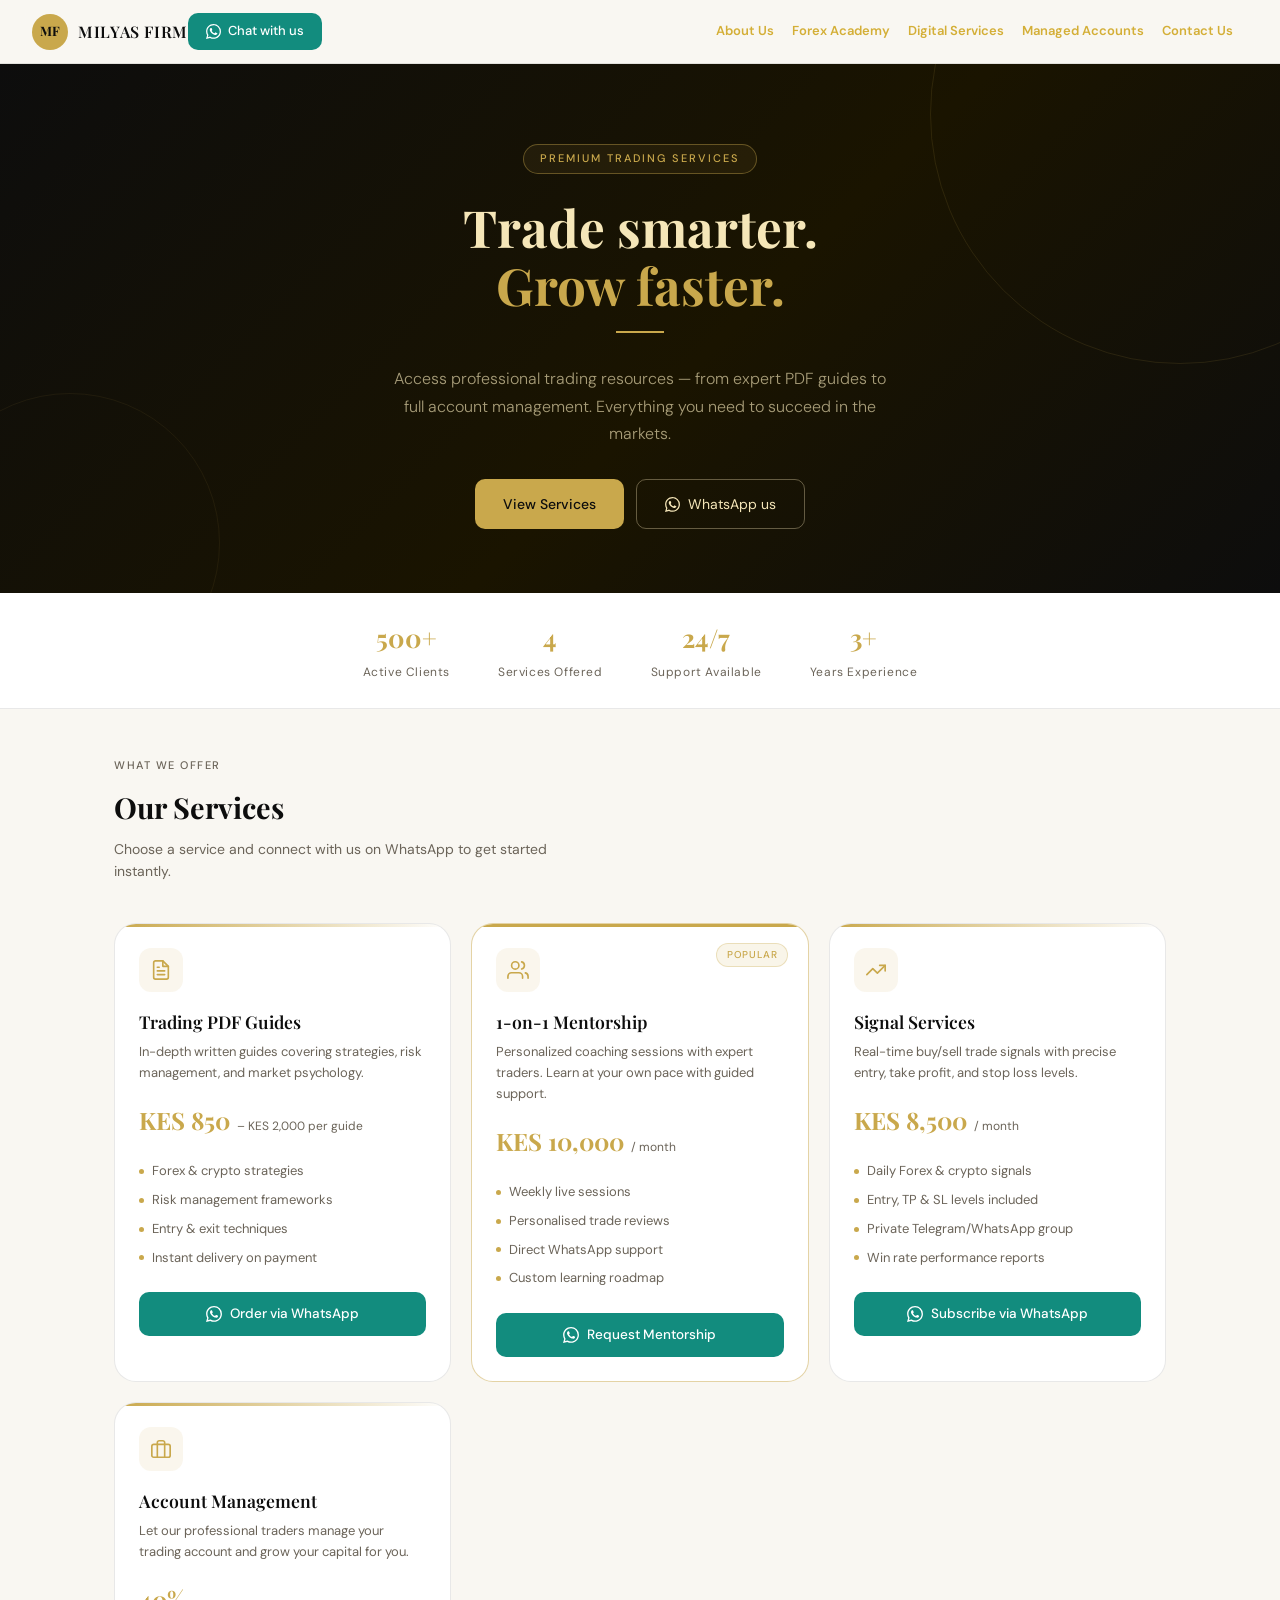
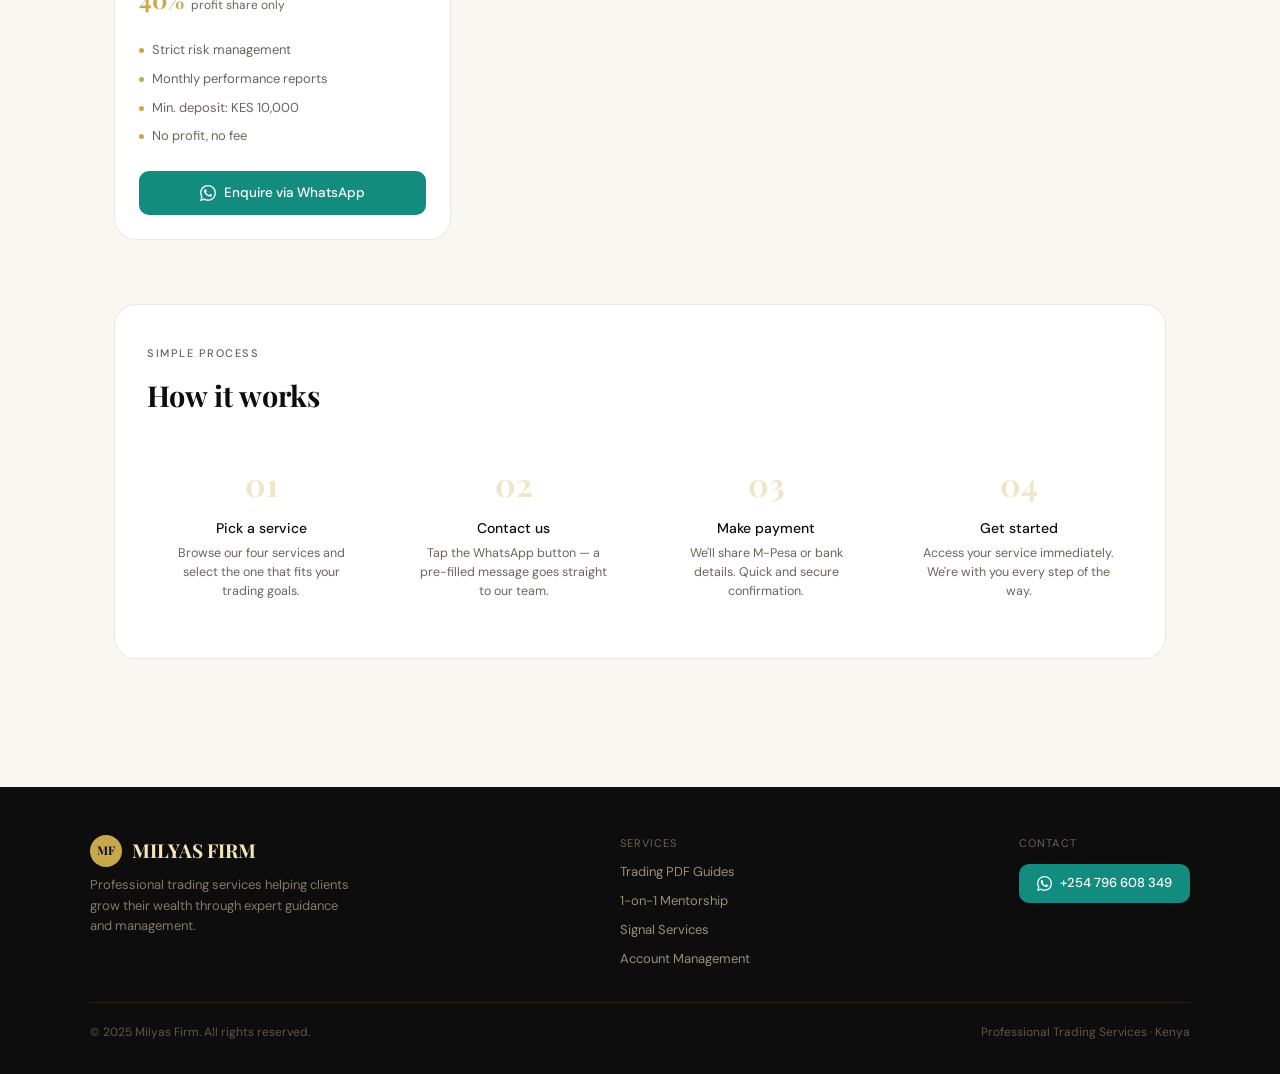
<file: index.html>
<!DOCTYPE html>
<html lang="en">
<head>
  <meta charset="UTF-8" />
  <meta name="viewport" content="width=device-width, initial-scale=1.0" />
 <title>Milya's Firm | Forex Mentorship, Trading Signals & Web Development Kenya</title>
<meta name="description" content="Milya's Firm offers professional forex mentorship, trading signals, account management solutions and web development services in Kenya. Build your trading knowledge and digital presence with us." />
  <link rel="canonical" href="https://rganmiloya-art.github.io/MILYAS-FIRM/" />
  <meta property="og:title" content="Milya's Firm | Forex Mentorship & Trading Services" />
<meta property="og:description" content="Explore forex mentorship, trading signals, account management and professional web development by Milya's Firm in Kenya." />
<meta property="og:url" content="https://rganmiloya-art.github.io/MILYAS-FIRM/" />
<meta property="og:type" content="website" />
  <meta property="og:image" content="https://rganmiloya-art.github.io/MILYAS-FIRM/social-preview.png.png" />

<meta name="twitter:card" content="summary_large_image" />
<meta name="twitter:title" content="Milya's Firm | Forex Mentorship & Trading Services" />
<meta name="twitter:description" content="Forex mentorship, trading signals, account management and web development in Kenya." />
<meta name="twitter:image" content="https://rganmiloya-art.github.io/MILYAS-FIRM/social-preview.png.png" />
<meta property="og:image:width" content="1200" />
<meta property="og:image:height" content="630" />
  <link rel="preconnect" href="https://fonts.googleapis.com" />
  <link rel="preconnect" href="https://fonts.gstatic.com" crossorigin />
  <link href="https://fonts.googleapis.com/css2?family=Playfair+Display:wght@400;600;700&family=DM+Sans:ital,wght@0,300;0,400;0,500;1,300&display=swap" rel="stylesheet" />
  <style>
    *, *::before, *::after { box-sizing: border-box; margin: 0; padding: 0; }

    :root {
      --gold: #C9A84C;
      --gold-light: #F0D080;
      --gold-dim: rgba(201,168,76,0.15);
      --dark: #0D0D0D;
      --dark2: #1a1400;
      --cream: #F5E6B8;
      --cream-dim: rgba(245,230,184,0.65);
      --white: #ffffff;
      --surface: #F9F7F2;
      --card-border: rgba(0,0,0,0.09);
      --text-main: #1a1a1a;
      --text-muted: #6b6459;
      --wa-green: #128C7E;
      --wa-dark: #075E54;
      --radius-md: 10px;
      --radius-lg: 16px;
      --radius-xl: 22px;
    }

    html { scroll-behavior: smooth; }

    body {
      font-family: 'DM Sans', sans-serif;
      background: var(--surface);
      color: var(--text-main);
      min-height: 100vh;
      line-height: 1.6;
    }

    /* ── NAV ── */
    nav {
      position: sticky; top: 0; z-index: 100;
      background: rgba(249,247,242,0.92);
      backdrop-filter: blur(12px);
      border-bottom: 0.5px solid var(--card-border);
      padding: 0 2rem;
      display: flex; align-items: center; justify-content: space-between;
      height: 64px;
    }
    .nav-brand { display: flex; align-items: center; gap: 10px; text-decoration: none; }
    .nav-badge {
      width: 36px; height: 36px; border-radius: 50%;
      background: var(--gold);
      display: flex; align-items: center; justify-content: center;
      font-family: 'Playfair Display', serif; font-weight: 700;
      font-size: 13px; color: var(--dark);
    }
    .nav-name {
      font-family: 'Playfair Display', serif; font-weight: 600;
      font-size: 1rem; color: var(--dark); letter-spacing: 0.04em;
    }
    .nav-cta {
      display: flex; align-items: center; gap: 7px;
      padding: 8px 18px;
      background: var(--wa-green); color: #fff;
      border: none; border-radius: var(--radius-md);
      font-family: 'DM Sans', sans-serif; font-size: 13px; font-weight: 500;
      cursor: pointer; text-decoration: none;
      transition: background 0.2s;
    }
    .nav-cta:hover { background: var(--wa-dark); }
    .nav-cta svg { width: 15px; height: 15px; flex-shrink: 0; }

    /* ── HERO ── */
    .hero {
      background: linear-gradient(135deg, #0D0D0D 0%, #1a1400 55%, #0D0D0D 100%);
      padding: 5rem 2rem 4rem;
      text-align: center;
      position: relative; overflow: hidden;
    }
    .hero::before {
      content: ''; position: absolute;
      width: 500px; height: 500px; border-radius: 50%;
      border: 1px solid rgba(201,168,76,0.12);
      top: -200px; right: -150px; pointer-events: none;
    }
    .hero::after {
      content: ''; position: absolute;
      width: 300px; height: 300px; border-radius: 50%;
      border: 1px solid rgba(201,168,76,0.08);
      bottom: -100px; left: -80px; pointer-events: none;
    }
    .hero-inner { position: relative; z-index: 1; max-width: 680px; margin: 0 auto; }
    .hero-eyebrow {
      display: inline-block;
      font-size: 11px; font-weight: 500; letter-spacing: 0.18em; text-transform: uppercase;
      color: var(--gold); border: 0.5px solid rgba(201,168,76,0.4);
      padding: 5px 16px; border-radius: 20px;
      background: rgba(201,168,76,0.08); margin-bottom: 1.5rem;
    }
    .hero-title {
      font-family: 'Playfair Display', serif;
      font-size: clamp(2.2rem, 5vw, 3.2rem);
      font-weight: 700; color: var(--cream); line-height: 1.15;
      margin-bottom: 1rem;
    }
    .hero-title span { color: var(--gold); }
    .hero-sub {
      font-size: 1rem; color: var(--cream-dim); font-weight: 300;
      max-width: 500px; margin: 0 auto 2rem; line-height: 1.7;
    }
    .hero-gold-line {
      width: 48px; height: 2px; background: var(--gold);
      margin: 0 auto 2rem;
    }
    .hero-btns { display: flex; gap: 12px; justify-content: center; flex-wrap: wrap; }
    .btn-primary {
      display: flex; align-items: center; gap: 8px;
      padding: 13px 28px;
      background: var(--gold); color: var(--dark);
      border: none; border-radius: var(--radius-md);
      font-family: 'DM Sans', sans-serif; font-size: 14px; font-weight: 500;
      cursor: pointer; text-decoration: none;
      transition: background 0.2s, transform 0.15s;
    }
    .btn-primary:hover { background: var(--gold-light); transform: translateY(-1px); }
    .btn-outline {
      display: flex; align-items: center; gap: 8px;
      padding: 13px 28px;
      background: transparent; color: var(--cream);
      border: 0.5px solid rgba(245,230,184,0.35); border-radius: var(--radius-md);
      font-family: 'DM Sans', sans-serif; font-size: 14px; font-weight: 400;
      cursor: pointer; text-decoration: none;
      transition: border-color 0.2s, background 0.2s;
    }
    .btn-outline:hover { border-color: var(--gold); background: rgba(201,168,76,0.08); }

    /* ── STATS ── */
    .stats-bar {
      background: var(--white);
      border-bottom: 0.5px solid var(--card-border);
      padding: 1.5rem 2rem;
      display: flex; justify-content: center; gap: 3rem; flex-wrap: wrap;
    }
    .stat { text-align: center; }
    .stat-num {
      font-family: 'Playfair Display', serif;
      font-size: 1.6rem; font-weight: 700; color: var(--gold);
      display: block;
    }
    .stat-label { font-size: 12px; color: var(--text-muted); letter-spacing: 0.05em; }

    /* ── MAIN CONTENT ── */
    main { max-width: 1100px; margin: 0 auto; padding: 3rem 1.5rem 4rem; }

    .section-label {
      font-size: 11px; font-weight: 500; letter-spacing: 0.14em; text-transform: uppercase;
      color: var(--text-muted); margin-bottom: 0.6rem;
    }
    .section-title {
      font-family: 'Playfair Display', serif;
      font-size: 1.8rem; font-weight: 700; color: var(--dark);
      margin-bottom: 0.5rem;
    }
    .section-desc { font-size: 14px; color: var(--text-muted); margin-bottom: 2.5rem; max-width: 480px; }

    /* ── CARDS GRID ── */
    .cards-grid {
      display: grid;
      grid-template-columns: repeat(auto-fit, minmax(260px, 1fr));
      gap: 1.25rem;
    }

    .card {
      background: var(--white);
      border: 0.5px solid var(--card-border);
      border-radius: var(--radius-xl);
      padding: 1.5rem;
      position: relative; overflow: hidden;
      transition: border-color 0.25s, transform 0.2s, box-shadow 0.2s;
    }
    .card:hover {
      border-color: var(--gold);
      transform: translateY(-3px);
      box-shadow: 0 12px 40px rgba(201,168,76,0.1);
    }
    .card.featured { border: 1.5px solid rgba(201,168,76,0.5); }
    .card-accent {
      position: absolute; top: 0; left: 0;
      width: 100%; height: 3px;
      background: linear-gradient(90deg, var(--gold), transparent);
    }
    .card.featured .card-accent { background: var(--gold); }

    .popular-badge {
      position: absolute; top: 1.2rem; right: 1.2rem;
      background: rgba(201,168,76,0.12); color: var(--gold);
      font-size: 10px; font-weight: 500; letter-spacing: 0.08em; text-transform: uppercase;
      padding: 3px 10px; border-radius: 20px;
      border: 0.5px solid rgba(201,168,76,0.3);
    }

    .card-icon {
      width: 44px; height: 44px; border-radius: 12px;
      background: rgba(201,168,76,0.1);
      display: flex; align-items: center; justify-content: center;
      margin-bottom: 1rem;
    }
    .card-icon svg { width: 22px; height: 22px; }

    .card-title {
      font-family: 'Playfair Display', serif;
      font-size: 1.1rem; font-weight: 600; color: var(--dark);
      margin-bottom: 6px;
    }
    .card-desc {
      font-size: 13px; color: var(--text-muted); line-height: 1.6;
      margin-bottom: 1.1rem;
    }

    .price-row { display: flex; align-items: baseline; gap: 7px; margin-bottom: 1.1rem; }
    .price {
      font-family: 'Playfair Display', serif;
      font-size: 1.5rem; font-weight: 700; color: var(--gold);
    }
    .price-note { font-size: 12px; color: var(--text-muted); }

    .features { list-style: none; margin-bottom: 1.25rem; }
    .features li {
      font-size: 13px; color: var(--text-muted);
      padding: 4px 0;
      display: flex; align-items: center; gap: 8px;
    }
    .features li::before {
      content: ''; width: 5px; height: 5px; border-radius: 50%;
      background: var(--gold); flex-shrink: 0;
    }

    .wa-btn {
      display: flex; align-items: center; justify-content: center; gap: 8px;
      width: 100%; padding: 11px;
      background: var(--wa-green); color: #fff;
      border: none; border-radius: var(--radius-md);
      font-family: 'DM Sans', sans-serif; font-size: 13.5px; font-weight: 500;
      cursor: pointer; text-decoration: none;
      transition: background 0.2s, transform 0.1s;
    }
    .wa-btn:hover { background: var(--wa-dark); }
    .wa-btn:active { transform: scale(0.98); }
    .wa-btn svg { width: 16px; height: 16px; flex-shrink: 0; }

    /* ── HOW IT WORKS ── */
    .how-section {
      margin-top: 4rem;
      background: var(--white);
      border: 0.5px solid var(--card-border);
      border-radius: var(--radius-xl);
      padding: 2.5rem 2rem;
    }
    .steps-grid {
      display: grid;
      grid-template-columns: repeat(auto-fit, minmax(180px, 1fr));
      gap: 1.5rem; margin-top: 1.5rem;
    }
    .step { text-align: center; padding: 1rem; }
    .step-num {
      font-family: 'Playfair Display', serif;
      font-size: 2rem; font-weight: 700; color: rgba(201,168,76,0.3);
      display: block; margin-bottom: 0.5rem;
    }
    .step-title { font-size: 14px; font-weight: 500; color: var(--dark); margin-bottom: 4px; }
    .step-desc { font-size: 12.5px; color: var(--text-muted); line-height: 1.55; }

    /* ── FOOTER ── */
    footer {
      background: var(--dark);
      color: var(--cream-dim);
      padding: 3rem 2rem 2rem;
      margin-top: 4rem;
    }
    .footer-inner {
      max-width: 1100px; margin: 0 auto;
      display: flex; justify-content: space-between; align-items: flex-start;
      flex-wrap: wrap; gap: 2rem;
    }
    .footer-brand-name {
      font-family: 'Playfair Display', serif;
      font-size: 1.2rem; font-weight: 700; color: var(--cream);
      display: flex; align-items: center; gap: 10px; margin-bottom: 8px;
    }
    .footer-brand-name .f-badge {
      width: 32px; height: 32px; border-radius: 50%; background: var(--gold);
      display: flex; align-items: center; justify-content: center;
      font-size: 12px; font-weight: 700; color: var(--dark);
      font-family: 'Playfair Display', serif;
    }
    .footer-tagline { font-size: 13px; color: rgba(245,230,184,0.5); max-width: 260px; line-height: 1.6; }
    .footer-links { display: flex; flex-direction: column; gap: 8px; }
    .footer-links a {
      font-size: 13px; color: rgba(245,230,184,0.6); text-decoration: none;
      transition: color 0.2s;
    }
    .footer-links a:hover { color: var(--gold); }
    .footer-contact { display: flex; flex-direction: column; gap: 10px; }
    .footer-contact a {
      display: flex; align-items: center; gap: 8px;
      padding: 9px 18px;
      background: var(--wa-green); color: #fff;
      border-radius: var(--radius-md);
      font-size: 13px; font-weight: 500; text-decoration: none;
      transition: background 0.2s;
    }
    .footer-contact a:hover { background: var(--wa-dark); }
    .footer-contact a svg { width: 15px; height: 15px; }
    .footer-bottom {
      max-width: 1100px; margin: 2rem auto 0;
      border-top: 0.5px solid rgba(201,168,76,0.15);
      padding-top: 1.25rem;
      display: flex; justify-content: space-between; align-items: center;
      flex-wrap: wrap; gap: 8px;
      font-size: 12px; color: rgba(245,230,184,0.35);
    }

    /* ── WA ICON PATH ── */
    .wa-icon { fill: white; }

    /* ── RESPONSIVE ── */
    @media (max-width: 600px) {
      nav { padding: 0 1rem; }
      .hero { padding: 3.5rem 1rem 3rem; }
      .stats-bar { gap: 1.5rem; padding: 1.25rem 1rem; }
      main { padding: 2rem 1rem 3rem; }
      .how-section { padding: 1.75rem 1.25rem; }
      footer { padding: 2.5rem 1rem 1.5rem; }
    }
 
/* MILYAS FIRM - PREMIUM NAVIGATION */

.nav-links {
  display: flex;
  align-items: center;
  justify-content: center;
  gap: 18px;
  flex-wrap: wrap;
  margin-left: auto;
  padding: 10px 15px;
}

.nav-links a {
  color: #D4AF37;
  font-size: 13px;
  font-weight: 600;
  text-decoration: none;
  white-space: nowrap;
  transition: color 0.3s ease;
}

.nav-links a:hover {
  color: #FFFFFF;
}

@media (max-width: 768px) {
  nav {
    flex-wrap: wrap;
    height: auto;
    gap: 12px;
  }

  .nav-links {
    width: 100%;
    gap: 12px;
    justify-content: center;
    margin-left: 0;
  }

  .nav-links a {
    font-size: 12px;
  }
}
 </style>
</head>
<body>

  <!-- NAV -->
  <nav>
    <a class="nav-brand" href="#">
      <div class="nav-badge">MF</div>
      <span class="nav-name">MILYAS FIRM</span>
    </a>
    <a class="nav-cta" href="https://wa.me/254796608349?text=Hi%20Milyas%20Firm%2C%20I%27d%20like%20to%20know%20more%20about%20your%20services" target="_blank" rel="noopener">
      <svg viewBox="0 0 24 24" fill="white"><path d="M17.472 14.382c-.297-.149-1.758-.867-2.03-.967-.273-.099-.471-.148-.67.15-.197.297-.767.966-.94 1.164-.173.199-.347.223-.644.075-.297-.15-1.255-.463-2.39-1.475-.883-.788-1.48-1.761-1.653-2.059-.173-.297-.018-.458.13-.606.134-.133.298-.347.446-.52.149-.174.198-.298.298-.497.099-.198.05-.371-.025-.52-.075-.149-.669-1.612-.916-2.207-.242-.579-.487-.5-.669-.51-.173-.008-.371-.01-.57-.01-.198 0-.52.074-.792.372-.272.297-1.04 1.016-1.04 2.479 0 1.462 1.065 2.875 1.213 3.074.149.198 2.096 3.2 5.077 4.487.709.306 1.262.489 1.694.625.712.227 1.36.195 1.871.118.571-.085 1.758-.719 2.006-1.413.248-.694.248-1.289.173-1.413-.074-.124-.272-.198-.57-.347m-5.421 7.403h-.004a9.87 9.87 0 01-5.031-1.378l-.361-.214-3.741.982.998-3.648-.235-.374a9.86 9.86 0 01-1.51-5.26c.001-5.45 4.436-9.884 9.888-9.884 2.64 0 5.122 1.03 6.988 2.898a9.825 9.825 0 012.893 6.994c-.003 5.45-4.437 9.884-9.885 9.884m8.413-18.297A11.815 11.815 0 0012.05 0C5.495 0 .16 5.335.157 11.892c0 2.096.547 4.142 1.588 5.945L.057 24l6.305-1.654a11.882 11.882 0 005.683 1.448h.005c6.554 0 11.89-5.335 11.893-11.893a11.821 11.821 0 00-3.48-8.413z"/></svg>
      Chat with us
    </a>
 
<div class="nav-links">
  <a href="about.html">About Us</a>
  <a href="academy.html">Forex Academy</a>
  <a href="digital-services.html">Digital Services</a>
  <a href="managed-accounts.html">Managed Accounts</a>
  <a href="contact.html">Contact Us</a>
</div>
 </nav>

  <!-- HERO -->
  <section class="hero">
    <div class="hero-inner">
      <span class="hero-eyebrow">Premium Trading Services</span>
      <h1 class="hero-title">Trade smarter.<br><span>Grow faster.</span></h1>
      <div class="hero-gold-line"></div>
      <p class="hero-sub">Access professional trading resources — from expert PDF guides to full account management. Everything you need to succeed in the markets.</p>
      <div class="hero-btns">
        <a class="btn-primary" href="#services">View Services</a>
        <a class="btn-outline" href="https://wa.me/254796608349?text=Hi%20Milyas%20Firm%2C%20I%27d%20like%20to%20know%20more" target="_blank" rel="noopener">
          <svg width="15" height="15" viewBox="0 0 24 24" fill="currentColor"><path d="M17.472 14.382c-.297-.149-1.758-.867-2.03-.967-.273-.099-.471-.148-.67.15-.197.297-.767.966-.94 1.164-.173.199-.347.223-.644.075-.297-.15-1.255-.463-2.39-1.475-.883-.788-1.48-1.761-1.653-2.059-.173-.297-.018-.458.13-.606.134-.133.298-.347.446-.52.149-.174.198-.298.298-.497.099-.198.05-.371-.025-.52-.075-.149-.669-1.612-.916-2.207-.242-.579-.487-.5-.669-.51-.173-.008-.371-.01-.57-.01-.198 0-.52.074-.792.372-.272.297-1.04 1.016-1.04 2.479 0 1.462 1.065 2.875 1.213 3.074.149.198 2.096 3.2 5.077 4.487.709.306 1.262.489 1.694.625.712.227 1.36.195 1.871.118.571-.085 1.758-.719 2.006-1.413.248-.694.248-1.289.173-1.413-.074-.124-.272-.198-.57-.347m-5.421 7.403h-.004a9.87 9.87 0 01-5.031-1.378l-.361-.214-3.741.982.998-3.648-.235-.374a9.86 9.86 0 01-1.51-5.26c.001-5.45 4.436-9.884 9.888-9.884 2.64 0 5.122 1.03 6.988 2.898a9.825 9.825 0 012.893 6.994c-.003 5.45-4.437 9.884-9.885 9.884m8.413-18.297A11.815 11.815 0 0012.05 0C5.495 0 .16 5.335.157 11.892c0 2.096.547 4.142 1.588 5.945L.057 24l6.305-1.654a11.882 11.882 0 005.683 1.448h.005c6.554 0 11.89-5.335 11.893-11.893a11.821 11.821 0 00-3.48-8.413z"/></svg>
          WhatsApp us
        </a>
      </div>
    </div>
  </section>

  <!-- STATS -->
  <div class="stats-bar">
    <div class="stat"><span class="stat-num">500+</span><span class="stat-label">Active Clients</span></div>
    <div class="stat"><span class="stat-num">4</span><span class="stat-label">Services Offered</span></div>
    <div class="stat"><span class="stat-num">24/7</span><span class="stat-label">Support Available</span></div>
    <div class="stat"><span class="stat-num">3+</span><span class="stat-label">Years Experience</span></div>
  </div>

  <!-- SERVICES -->
  <main id="services">
    <div class="section-label">What we offer</div>
    <h2 class="section-title">Our Services</h2>
    <p class="section-desc">Choose a service and connect with us on WhatsApp to get started instantly.</p>

    <div class="cards-grid">

      <!-- PDF -->
      <div class="card">
        <div class="card-accent"></div>
        <div class="card-icon">
          <svg viewBox="0 0 24 24" fill="none" stroke="#C9A84C" stroke-width="1.8" stroke-linecap="round" stroke-linejoin="round">
            <path d="M14 2H6a2 2 0 0 0-2 2v16a2 2 0 0 0 2 2h12a2 2 0 0 0 2-2V8z"/>
            <polyline points="14 2 14 8 20 8"/>
            <line x1="16" y1="13" x2="8" y2="13"/>
            <line x1="16" y1="17" x2="8" y2="17"/>
            <polyline points="10 9 9 9 8 9"/>
          </svg>
        </div>
        <div class="card-title">Trading PDF Guides</div>
        <div class="card-desc">In-depth written guides covering strategies, risk management, and market psychology.</div>
        <div class="price-row">
          <span class="price">KES 850</span>
          <span class="price-note">– KES 2,000 per guide</span>
        </div>
        <ul class="features">
          <li>Forex &amp; crypto strategies</li>
          <li>Risk management frameworks</li>
          <li>Entry &amp; exit techniques</li>
          <li>Instant delivery on payment</li>
        </ul>
        <a class="wa-btn" href="https://wa.me/254796608349?text=Hi%20Milyas%20Firm%2C%20I%20want%20to%20purchase%20a%20Trading%20PDF%20Guide" target="_blank" rel="noopener">
          <svg viewBox="0 0 24 24"><path class="wa-icon" d="M17.472 14.382c-.297-.149-1.758-.867-2.03-.967-.273-.099-.471-.148-.67.15-.197.297-.767.966-.94 1.164-.173.199-.347.223-.644.075-.297-.15-1.255-.463-2.39-1.475-.883-.788-1.48-1.761-1.653-2.059-.173-.297-.018-.458.13-.606.134-.133.298-.347.446-.52.149-.174.198-.298.298-.497.099-.198.05-.371-.025-.52-.075-.149-.669-1.612-.916-2.207-.242-.579-.487-.5-.669-.51-.173-.008-.371-.01-.57-.01-.198 0-.52.074-.792.372-.272.297-1.04 1.016-1.04 2.479 0 1.462 1.065 2.875 1.213 3.074.149.198 2.096 3.2 5.077 4.487.709.306 1.262.489 1.694.625.712.227 1.36.195 1.871.118.571-.085 1.758-.719 2.006-1.413.248-.694.248-1.289.173-1.413-.074-.124-.272-.198-.57-.347m-5.421 7.403h-.004a9.87 9.87 0 01-5.031-1.378l-.361-.214-3.741.982.998-3.648-.235-.374a9.86 9.86 0 01-1.51-5.26c.001-5.45 4.436-9.884 9.888-9.884 2.64 0 5.122 1.03 6.988 2.898a9.825 9.825 0 012.893 6.994c-.003 5.45-4.437 9.884-9.885 9.884m8.413-18.297A11.815 11.815 0 0012.05 0C5.495 0 .16 5.335.157 11.892c0 2.096.547 4.142 1.588 5.945L.057 24l6.305-1.654a11.882 11.882 0 005.683 1.448h.005c6.554 0 11.89-5.335 11.893-11.893a11.821 11.821 0 00-3.48-8.413z"/></svg>
          Order via WhatsApp
        </a>
      </div>

      <!-- Mentorship -->
      <div class="card featured">
        <div class="card-accent"></div>
        <div class="popular-badge">Popular</div>
        <div class="card-icon">
          <svg viewBox="0 0 24 24" fill="none" stroke="#C9A84C" stroke-width="1.8" stroke-linecap="round" stroke-linejoin="round">
            <path d="M17 21v-2a4 4 0 0 0-4-4H5a4 4 0 0 0-4 4v2"/>
            <circle cx="9" cy="7" r="4"/>
            <path d="M23 21v-2a4 4 0 0 0-3-3.87"/>
            <path d="M16 3.13a4 4 0 0 1 0 7.75"/>
          </svg>
        </div>
        <div class="card-title">1-on-1 Mentorship</div>
        <div class="card-desc">Personalized coaching sessions with expert traders. Learn at your own pace with guided support.</div>
        <div class="price-row">
          <span class="price">KES 10,000</span>
          <span class="price-note">/ month</span>
        </div>
        <ul class="features">
          <li>Weekly live sessions</li>
          <li>Personalised trade reviews</li>
          <li>Direct WhatsApp support</li>
          <li>Custom learning roadmap</li>
        </ul>
        <a class="wa-btn" href="https://wa.me/254796608349?text=Hi%20Milyas%20Firm%2C%20I%20want%20to%20request%20Mentorship" target="_blank" rel="noopener">
          <svg viewBox="0 0 24 24"><path class="wa-icon" d="M17.472 14.382c-.297-.149-1.758-.867-2.03-.967-.273-.099-.471-.148-.67.15-.197.297-.767.966-.94 1.164-.173.199-.347.223-.644.075-.297-.15-1.255-.463-2.39-1.475-.883-.788-1.48-1.761-1.653-2.059-.173-.297-.018-.458.13-.606.134-.133.298-.347.446-.52.149-.174.198-.298.298-.497.099-.198.05-.371-.025-.52-.075-.149-.669-1.612-.916-2.207-.242-.579-.487-.5-.669-.51-.173-.008-.371-.01-.57-.01-.198 0-.52.074-.792.372-.272.297-1.04 1.016-1.04 2.479 0 1.462 1.065 2.875 1.213 3.074.149.198 2.096 3.2 5.077 4.487.709.306 1.262.489 1.694.625.712.227 1.36.195 1.871.118.571-.085 1.758-.719 2.006-1.413.248-.694.248-1.289.173-1.413-.074-.124-.272-.198-.57-.347m-5.421 7.403h-.004a9.87 9.87 0 01-5.031-1.378l-.361-.214-3.741.982.998-3.648-.235-.374a9.86 9.86 0 01-1.51-5.26c.001-5.45 4.436-9.884 9.888-9.884 2.64 0 5.122 1.03 6.988 2.898a9.825 9.825 0 012.893 6.994c-.003 5.45-4.437 9.884-9.885 9.884m8.413-18.297A11.815 11.815 0 0012.05 0C5.495 0 .16 5.335.157 11.892c0 2.096.547 4.142 1.588 5.945L.057 24l6.305-1.654a11.882 11.882 0 005.683 1.448h.005c6.554 0 11.89-5.335 11.893-11.893a11.821 11.821 0 00-3.48-8.413z"/></svg>
          Request Mentorship
        </a>
      </div>

      <!-- Signals -->
      <div class="card">
        <div class="card-accent"></div>
        <div class="card-icon">
          <svg viewBox="0 0 24 24" fill="none" stroke="#C9A84C" stroke-width="1.8" stroke-linecap="round" stroke-linejoin="round">
            <polyline points="22 7 13.5 15.5 8.5 10.5 2 17"/>
            <polyline points="16 7 22 7 22 13"/>
          </svg>
        </div>
        <div class="card-title">Signal Services</div>
        <div class="card-desc">Real-time buy/sell trade signals with precise entry, take profit, and stop loss levels.</div>
        <div class="price-row">
          <span class="price">KES 8,500</span>
          <span class="price-note">/ month</span>
        </div>
        <ul class="features">
          <li>Daily Forex &amp; crypto signals</li>
          <li>Entry, TP &amp; SL levels included</li>
          <li>Private Telegram/WhatsApp group</li>
          <li>Win rate performance reports</li>
        </ul>
        <a class="wa-btn" href="https://wa.me/254796608349?text=Hi%20Milyas%20Firm%2C%20I%20want%20to%20subscribe%20to%20Signal%20Services" target="_blank" rel="noopener">
          <svg viewBox="0 0 24 24"><path class="wa-icon" d="M17.472 14.382c-.297-.149-1.758-.867-2.03-.967-.273-.099-.471-.148-.67.15-.197.297-.767.966-.94 1.164-.173.199-.347.223-.644.075-.297-.15-1.255-.463-2.39-1.475-.883-.788-1.48-1.761-1.653-2.059-.173-.297-.018-.458.13-.606.134-.133.298-.347.446-.52.149-.174.198-.298.298-.497.099-.198.05-.371-.025-.52-.075-.149-.669-1.612-.916-2.207-.242-.579-.487-.5-.669-.51-.173-.008-.371-.01-.57-.01-.198 0-.52.074-.792.372-.272.297-1.04 1.016-1.04 2.479 0 1.462 1.065 2.875 1.213 3.074.149.198 2.096 3.2 5.077 4.487.709.306 1.262.489 1.694.625.712.227 1.36.195 1.871.118.571-.085 1.758-.719 2.006-1.413.248-.694.248-1.289.173-1.413-.074-.124-.272-.198-.57-.347m-5.421 7.403h-.004a9.87 9.87 0 01-5.031-1.378l-.361-.214-3.741.982.998-3.648-.235-.374a9.86 9.86 0 01-1.51-5.26c.001-5.45 4.436-9.884 9.888-9.884 2.64 0 5.122 1.03 6.988 2.898a9.825 9.825 0 012.893 6.994c-.003 5.45-4.437 9.884-9.885 9.884m8.413-18.297A11.815 11.815 0 0012.05 0C5.495 0 .16 5.335.157 11.892c0 2.096.547 4.142 1.588 5.945L.057 24l6.305-1.654a11.882 11.882 0 005.683 1.448h.005c6.554 0 11.89-5.335 11.893-11.893a11.821 11.821 0 00-3.48-8.413z"/></svg>
          Subscribe via WhatsApp
        </a>
      </div>

      <!-- Account Management -->
      <div class="card">
        <div class="card-accent"></div>
        <div class="card-icon">
          <svg viewBox="0 0 24 24" fill="none" stroke="#C9A84C" stroke-width="1.8" stroke-linecap="round" stroke-linejoin="round">
            <rect x="2" y="7" width="20" height="14" rx="2" ry="2"/>
            <path d="M16 21V5a2 2 0 0 0-2-2h-4a2 2 0 0 0-2 2v16"/>
          </svg>
        </div>
        <div class="card-title">Account Management</div>
        <div class="card-desc">Let our professional traders manage your trading account and grow your capital for you.</div>
        <div class="price-row">
          <span class="price">40%</span>
          <span class="price-note">profit share only</span>
        </div>
        <ul class="features">
          <li>Strict risk management</li>
          <li>Monthly performance reports</li>
          <li>Min. deposit: KES 10,000</li>
          <li>No profit, no fee</li>
        </ul>
        <a class="wa-btn" href="https://wa.me/254796608349?text=Hi%20Milyas%20Firm%2C%20I%20want%20to%20inquire%20about%20Account%20Management" target="_blank" rel="noopener">
          <svg viewBox="0 0 24 24"><path class="wa-icon" d="M17.472 14.382c-.297-.149-1.758-.867-2.03-.967-.273-.099-.471-.148-.67.15-.197.297-.767.966-.94 1.164-.173.199-.347.223-.644.075-.297-.15-1.255-.463-2.39-1.475-.883-.788-1.48-1.761-1.653-2.059-.173-.297-.018-.458.13-.606.134-.133.298-.347.446-.52.149-.174.198-.298.298-.497.099-.198.05-.371-.025-.52-.075-.149-.669-1.612-.916-2.207-.242-.579-.487-.5-.669-.51-.173-.008-.371-.01-.57-.01-.198 0-.52.074-.792.372-.272.297-1.04 1.016-1.04 2.479 0 1.462 1.065 2.875 1.213 3.074.149.198 2.096 3.2 5.077 4.487.709.306 1.262.489 1.694.625.712.227 1.36.195 1.871.118.571-.085 1.758-.719 2.006-1.413.248-.694.248-1.289.173-1.413-.074-.124-.272-.198-.57-.347m-5.421 7.403h-.004a9.87 9.87 0 01-5.031-1.378l-.361-.214-3.741.982.998-3.648-.235-.374a9.86 9.86 0 01-1.51-5.26c.001-5.45 4.436-9.884 9.888-9.884 2.64 0 5.122 1.03 6.988 2.898a9.825 9.825 0 012.893 6.994c-.003 5.45-4.437 9.884-9.885 9.884m8.413-18.297A11.815 11.815 0 0012.05 0C5.495 0 .16 5.335.157 11.892c0 2.096.547 4.142 1.588 5.945L.057 24l6.305-1.654a11.882 11.882 0 005.683 1.448h.005c6.554 0 11.89-5.335 11.893-11.893a11.821 11.821 0 00-3.48-8.413z"/></svg>
          Enquire via WhatsApp
        </a>
      </div>

    </div>

    <!-- HOW IT WORKS -->
    <div class="how-section">
      <div class="section-label">Simple process</div>
      <h2 class="section-title">How it works</h2>
      <div class="steps-grid">
        <div class="step">
          <span class="step-num">01</span>
          <div class="step-title">Pick a service</div>
          <div class="step-desc">Browse our four services and select the one that fits your trading goals.</div>
        </div>
        <div class="step">
          <span class="step-num">02</span>
          <div class="step-title">Contact us</div>
          <div class="step-desc">Tap the WhatsApp button — a pre-filled message goes straight to our team.</div>
        </div>
        <div class="step">
          <span class="step-num">03</span>
          <div class="step-title">Make payment</div>
          <div class="step-desc">We'll share M-Pesa or bank details. Quick and secure confirmation.</div>
        </div>
        <div class="step">
          <span class="step-num">04</span>
          <div class="step-title">Get started</div>
          <div class="step-desc">Access your service immediately. We're with you every step of the way.</div>
        </div>
      </div>
    </div>

  </main>

  <!-- FOOTER -->
  <footer>
    <div class="footer-inner">
      <div>
        <div class="footer-brand-name">
          <div class="f-badge">MF</div>
          MILYAS FIRM
        </div>
        <p class="footer-tagline">Professional trading services helping clients grow their wealth through expert guidance and management.</p>
      </div>
      <div>
        <p style="font-size:11px;letter-spacing:0.1em;text-transform:uppercase;color:rgba(245,230,184,0.4);margin-bottom:10px">Services</p>
        <div class="footer-links">
          <a href="https://wa.me/254796608349?text=Hi%20Milyas%20Firm%2C%20I%20want%20to%20purchase%20a%20Trading%20PDF%20Guide" target="_blank">Trading PDF Guides</a>
          <a href="https://wa.me/254796608349?text=Hi%20Milyas%20Firm%2C%20I%20want%20to%20request%20Mentorship" target="_blank">1-on-1 Mentorship</a>
          <a href="https://wa.me/254796608349?text=Hi%20Milyas%20Firm%2C%20I%20want%20to%20subscribe%20to%20Signal%20Services" target="_blank">Signal Services</a>
          <a href="https://wa.me/254796608349?text=Hi%20Milyas%20Firm%2C%20I%20want%20to%20inquire%20about%20Account%20Management" target="_blank">Account Management</a>
        </div>
      </div>
      <div class="footer-contact">
        <p style="font-size:11px;letter-spacing:0.1em;text-transform:uppercase;color:rgba(245,230,184,0.4);margin-bottom:2px">Contact</p>
        <a href="https://wa.me/254796608349?text=Hi%20Milyas%20Firm%2C%20I%27d%20like%20to%20know%20more%20about%20your%20services" target="_blank" rel="noopener">
          <svg viewBox="0 0 24 24" fill="white"><path d="M17.472 14.382c-.297-.149-1.758-.867-2.03-.967-.273-.099-.471-.148-.67.15-.197.297-.767.966-.94 1.164-.173.199-.347.223-.644.075-.297-.15-1.255-.463-2.39-1.475-.883-.788-1.48-1.761-1.653-2.059-.173-.297-.018-.458.13-.606.134-.133.298-.347.446-.52.149-.174.198-.298.298-.497.099-.198.05-.371-.025-.52-.075-.149-.669-1.612-.916-2.207-.242-.579-.487-.5-.669-.51-.173-.008-.371-.01-.57-.01-.198 0-.52.074-.792.372-.272.297-1.04 1.016-1.04 2.479 0 1.462 1.065 2.875 1.213 3.074.149.198 2.096 3.2 5.077 4.487.709.306 1.262.489 1.694.625.712.227 1.36.195 1.871.118.571-.085 1.758-.719 2.006-1.413.248-.694.248-1.289.173-1.413-.074-.124-.272-.198-.57-.347m-5.421 7.403h-.004a9.87 9.87 0 01-5.031-1.378l-.361-.214-3.741.982.998-3.648-.235-.374a9.86 9.86 0 01-1.51-5.26c.001-5.45 4.436-9.884 9.888-9.884 2.64 0 5.122 1.03 6.988 2.898a9.825 9.825 0 012.893 6.994c-.003 5.45-4.437 9.884-9.885 9.884m8.413-18.297A11.815 11.815 0 0012.05 0C5.495 0 .16 5.335.157 11.892c0 2.096.547 4.142 1.588 5.945L.057 24l6.305-1.654a11.882 11.882 0 005.683 1.448h.005c6.554 0 11.89-5.335 11.893-11.893a11.821 11.821 0 00-3.48-8.413z"/></svg>
          +254 796 608 349
        </a>
      </div>
    </div>
    <div class="footer-bottom">
      <span>&copy; 2025 Milyas Firm. All rights reserved.</span>
      <span>Professional Trading Services · Kenya</span>
    </div>
  </footer>

</body>
</html>
</file>
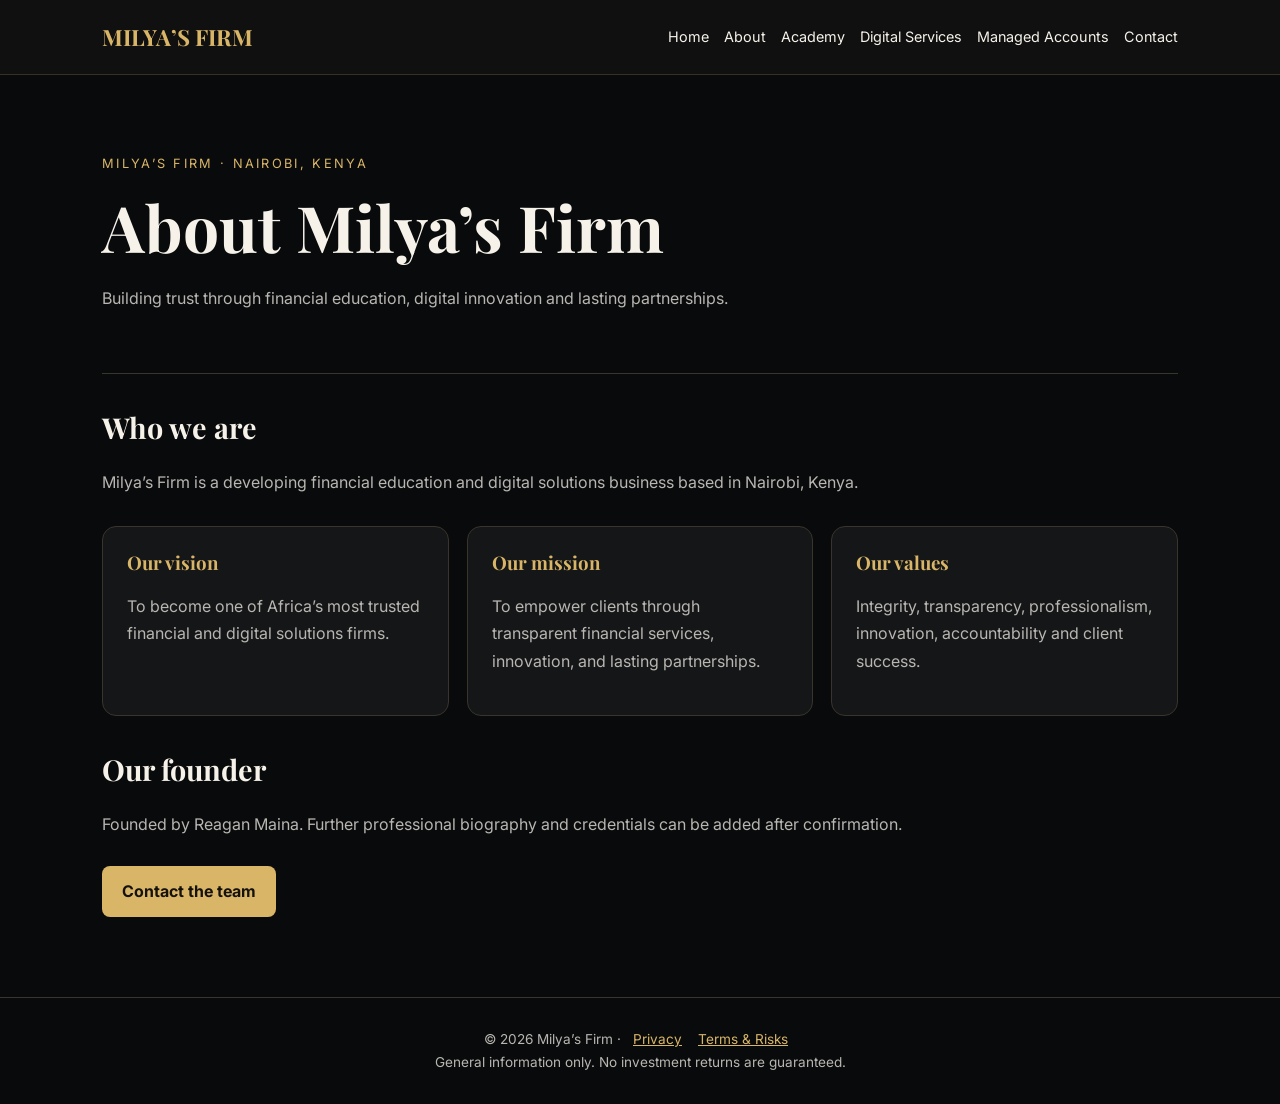
<file: about.html>
<!doctype html><html lang="en"><head><meta charset="utf-8"><meta name="viewport" content="width=device-width,initial-scale=1"><meta name="description" content="Building trust through financial education, digital innovation and lasting partnerships."><title>About Milya’s Firm | Milya’s Firm</title><link rel="stylesheet" href="assets/site.css"></head><body><header><nav><a class="brand" href="index.html">MILYA’S FIRM</a><div class="links"><a href="index.html">Home</a><a href="about.html">About</a><a href="academy.html">Academy</a><a href="digital-services.html">Digital Services</a><a href="managed-accounts.html">Managed Accounts</a><a href="contact.html">Contact</a></div></nav></header><main><section class="hero"><div class="eyebrow">Milya’s Firm · Nairobi, Kenya</div><h1>About Milya’s Firm</h1><p>Building trust through financial education, digital innovation and lasting partnerships.</p></section><h2>Who we are</h2><p>Milya’s Firm is a developing financial education and digital solutions business based in Nairobi, Kenya.</p><div class="grid"><article class="card"><h3>Our vision</h3><p>To become one of Africa’s most trusted financial and digital solutions firms.</p></article><article class="card"><h3>Our mission</h3><p>To empower clients through transparent financial services, innovation, and lasting partnerships.</p></article><article class="card"><h3>Our values</h3><p>Integrity, transparency, professionalism, innovation, accountability and client success.</p></article></div><h2>Our founder</h2><p>Founded by Reagan Maina. Further professional biography and credentials can be added after confirmation.</p><a class="button" href="contact.html">Contact the team</a></main><footer>© 2026 Milya’s Firm · <a href="privacy.html">Privacy</a><a href="terms.html">Terms & Risks</a><br>General information only. No investment returns are guaranteed.</footer></body></html>
</file>
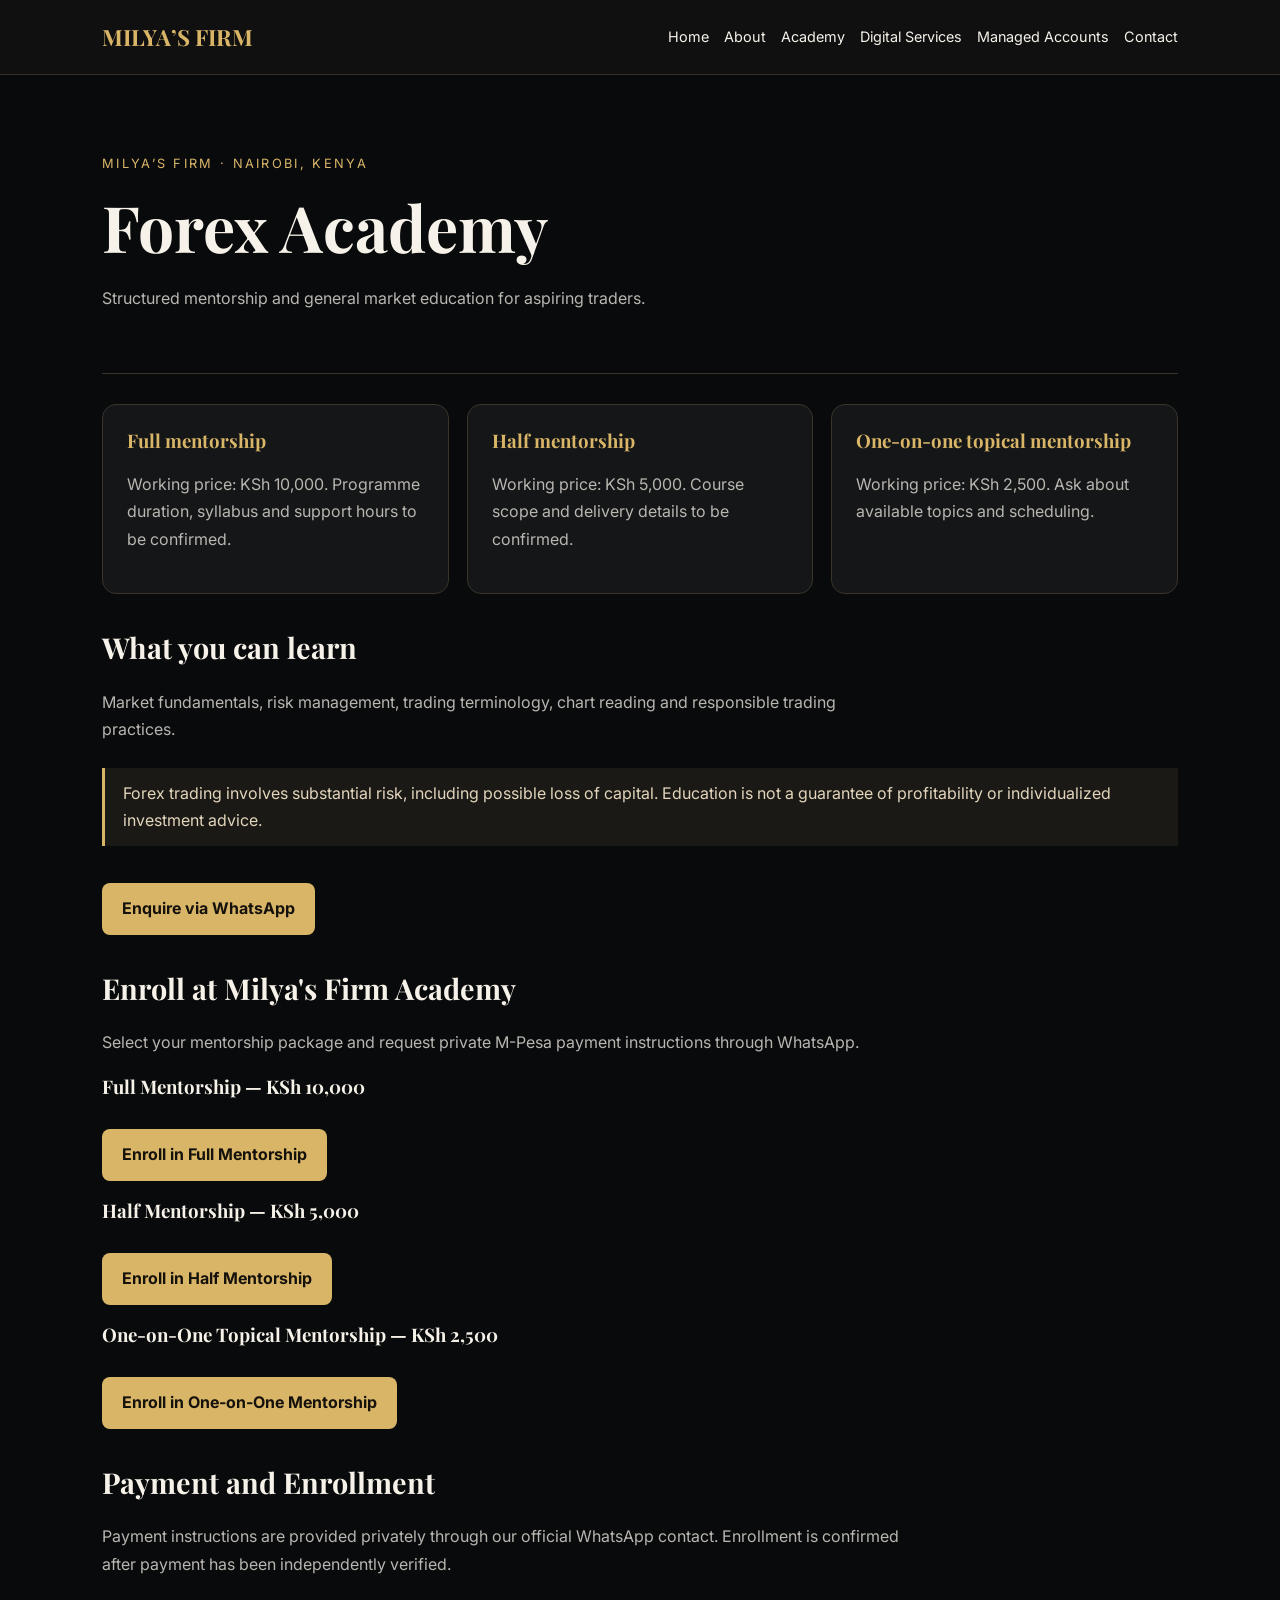
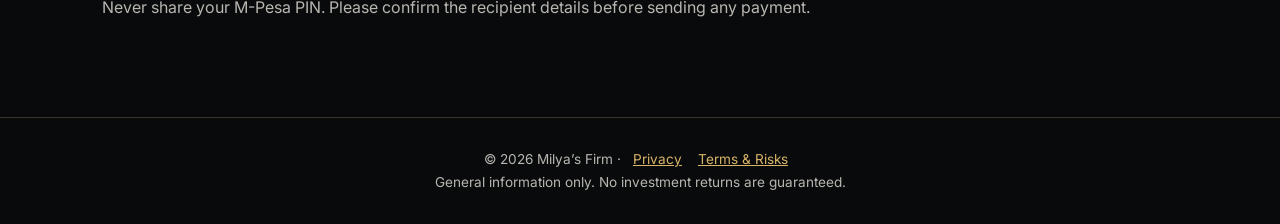
<file: academy.html>
<!doctype html><html lang="en"><head><meta charset="utf-8"><meta name="viewport" content="width=device-width,initial-scale=1"><meta name="description" content="Structured mentorship and general market education for aspiring traders."><title>Forex Academy | Milya’s Firm</title><link rel="stylesheet" href="assets/site.css"></head><body><header><nav><a class="brand" href="index.html">MILYA’S FIRM</a><div class="links"><a href="index.html">Home</a><a href="about.html">About</a><a href="academy.html">Academy</a><a href="digital-services.html">Digital Services</a><a href="managed-accounts.html">Managed Accounts</a><a href="contact.html">Contact</a></div></nav></header><main><section class="hero"><div class="eyebrow">Milya’s Firm · Nairobi, Kenya</div><h1>Forex Academy</h1><p>Structured mentorship and general market education for aspiring traders.</p></section><div class="grid"><article class="card"><h3>Full mentorship</h3><p>Working price: KSh 10,000. Programme duration, syllabus and support hours to be confirmed.</p></article><article class="card"><h3>Half mentorship</h3><p>Working price: KSh 5,000. Course scope and delivery details to be confirmed.</p></article><article class="card"><h3>One-on-one topical mentorship</h3><p>Working price: KSh 2,500. Ask about available topics and scheduling.</p></article></div><h2>What you can learn</h2><p>Market fundamentals, risk management, trading terminology, chart reading and responsible trading practices.</p><div class="note">Forex trading involves substantial risk, including possible loss of capital. Education is not a guarantee of profitability or individualized investment advice.</div><a class="button" href="https://wa.me/254796608349?text=Hello%20Milya%27s%20Firm%2C%20I%20would%20like%20to%20enquire%20about%20forex%20mentorship.">Enquire via WhatsApp</a>

<section class="enrollment">
  <h2>Enroll at Milya's Firm Academy</h2>
  <p>Select your mentorship package and request private
  M-Pesa payment instructions through WhatsApp.</p>

  <h3>Full Mentorship — KSh 10,000</h3>
  <a class="button"
     href="https://wa.me/254796608349?text=Hello%20Milya%27s%20Firm%20Academy%2C%20I%20want%20to%20enroll%20in%20Full%20Mentorship%20%28KSh%2010%2C000%29.%20Please%20send%20the%20course%20details%20and%20private%20M-Pesa%20instructions.">
    Enroll in Full Mentorship
  </a>

  <h3>Half Mentorship — KSh 5,000</h3>
  <a class="button"
     href="https://wa.me/254796608349?text=Hello%20Milya%27s%20Firm%20Academy%2C%20I%20want%20to%20enroll%20in%20Half%20Mentorship%20%28KSh%205%2C000%29.%20Please%20send%20the%20course%20details%20and%20private%20M-Pesa%20instructions.">
    Enroll in Half Mentorship
  </a>

  <h3>One-on-One Topical Mentorship — KSh 2,500</h3>
  <a class="button"
     href="https://wa.me/254796608349?text=Hello%20Milya%27s%20Firm%20Academy%2C%20I%20want%20to%20enroll%20in%20One-on-One%20Topical%20Mentorship%20%28KSh%202%2C500%29.%20Please%20send%20available%20topics%20and%20private%20M-Pesa%20instructions.">
    Enroll in One-on-One Mentorship
  </a>

  <h2>Payment and Enrollment</h2>
  <p>Payment instructions are provided privately through
  our official WhatsApp contact. Enrollment is confirmed
  after payment has been independently verified.</p>
  <p>Never share your M-Pesa PIN. Please confirm the
  recipient details before sending any payment.</p>
</section>
</main><footer>© 2026 Milya’s Firm · <a href="privacy.html">Privacy</a><a href="terms.html">Terms & Risks</a><br>General information only. No investment returns are guaranteed.</footer></body></html>
</file>
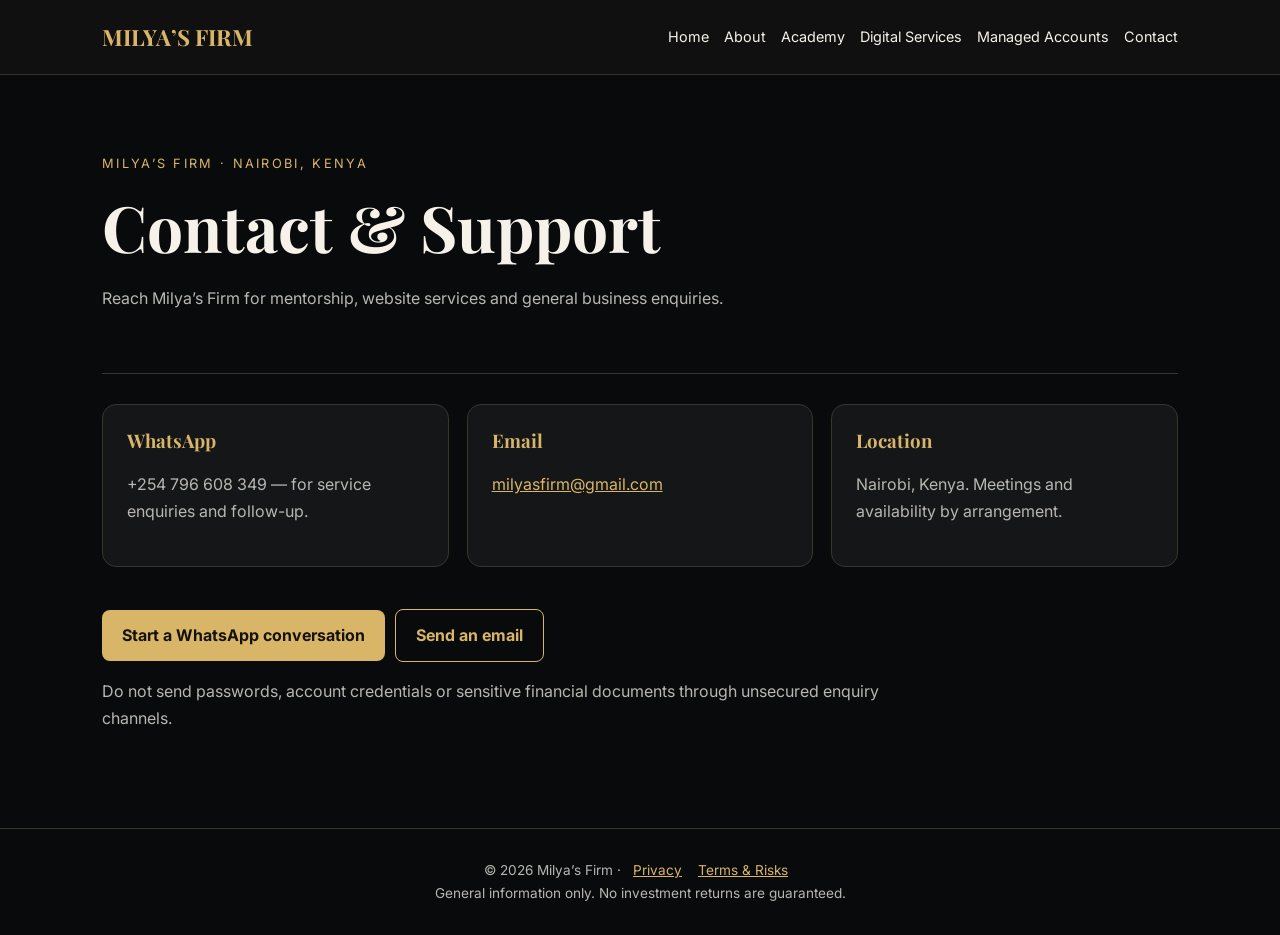
<file: contact.html>
<!doctype html><html lang="en"><head><meta charset="utf-8"><meta name="viewport" content="width=device-width,initial-scale=1"><meta name="description" content="Reach Milya’s Firm for mentorship, website services and general business enquiries."><title>Contact &amp; Support | Milya’s Firm</title><link rel="stylesheet" href="assets/site.css"></head><body><header><nav><a class="brand" href="index.html">MILYA’S FIRM</a><div class="links"><a href="index.html">Home</a><a href="about.html">About</a><a href="academy.html">Academy</a><a href="digital-services.html">Digital Services</a><a href="managed-accounts.html">Managed Accounts</a><a href="contact.html">Contact</a></div></nav></header><main><section class="hero"><div class="eyebrow">Milya’s Firm · Nairobi, Kenya</div><h1>Contact & Support</h1><p>Reach Milya’s Firm for mentorship, website services and general business enquiries.</p></section><div class="grid"><article class="card"><h3>WhatsApp</h3><p>+254 796 608 349 — for service enquiries and follow-up.</p></article><article class="card"><h3>Email</h3><p><a href="mailto:milyasfirm@gmail.com">milyasfirm@gmail.com</a></p></article><article class="card"><h3>Location</h3><p>Nairobi, Kenya. Meetings and availability by arrangement.</p></article></div><a class="button" href="https://wa.me/254796608349">Start a WhatsApp conversation</a><a class="button secondary" href="mailto:milyasfirm@gmail.com?subject=Milya%27s%20Firm%20Enquiry">Send an email</a><p>Do not send passwords, account credentials or sensitive financial documents through unsecured enquiry channels.</p></main><footer>© 2026 Milya’s Firm · <a href="privacy.html">Privacy</a><a href="terms.html">Terms & Risks</a><br>General information only. No investment returns are guaranteed.</footer></body></html>
</file>
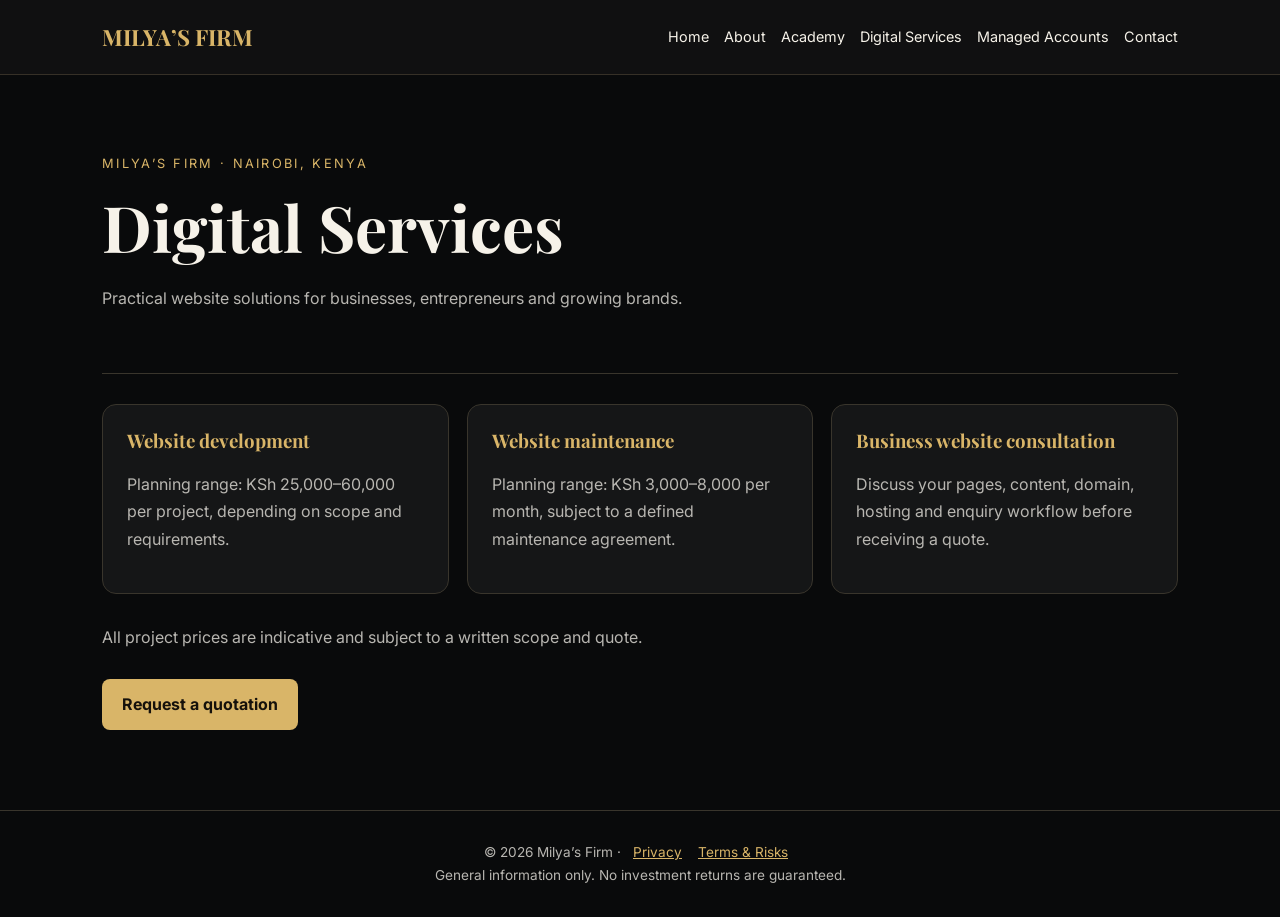
<file: digital-services.html>
<!doctype html><html lang="en"><head><meta charset="utf-8"><meta name="viewport" content="width=device-width,initial-scale=1"><meta name="description" content="Practical website solutions for businesses, entrepreneurs and growing brands."><title>Digital Services | Milya’s Firm</title><link rel="stylesheet" href="assets/site.css"></head><body><header><nav><a class="brand" href="index.html">MILYA’S FIRM</a><div class="links"><a href="index.html">Home</a><a href="about.html">About</a><a href="academy.html">Academy</a><a href="digital-services.html">Digital Services</a><a href="managed-accounts.html">Managed Accounts</a><a href="contact.html">Contact</a></div></nav></header><main><section class="hero"><div class="eyebrow">Milya’s Firm · Nairobi, Kenya</div><h1>Digital Services</h1><p>Practical website solutions for businesses, entrepreneurs and growing brands.</p></section><div class="grid"><article class="card"><h3>Website development</h3><p>Planning range: KSh 25,000–60,000 per project, depending on scope and requirements.</p></article><article class="card"><h3>Website maintenance</h3><p>Planning range: KSh 3,000–8,000 per month, subject to a defined maintenance agreement.</p></article><article class="card"><h3>Business website consultation</h3><p>Discuss your pages, content, domain, hosting and enquiry workflow before receiving a quote.</p></article></div><p>All project prices are indicative and subject to a written scope and quote.</p><a class="button" href="https://wa.me/254796608349?text=Hello%20Milya%27s%20Firm%2C%20I%20would%20like%20a%20website%20project%20quotation.">Request a quotation</a></main><footer>© 2026 Milya’s Firm · <a href="privacy.html">Privacy</a><a href="terms.html">Terms & Risks</a><br>General information only. No investment returns are guaranteed.</footer></body></html>
</file>
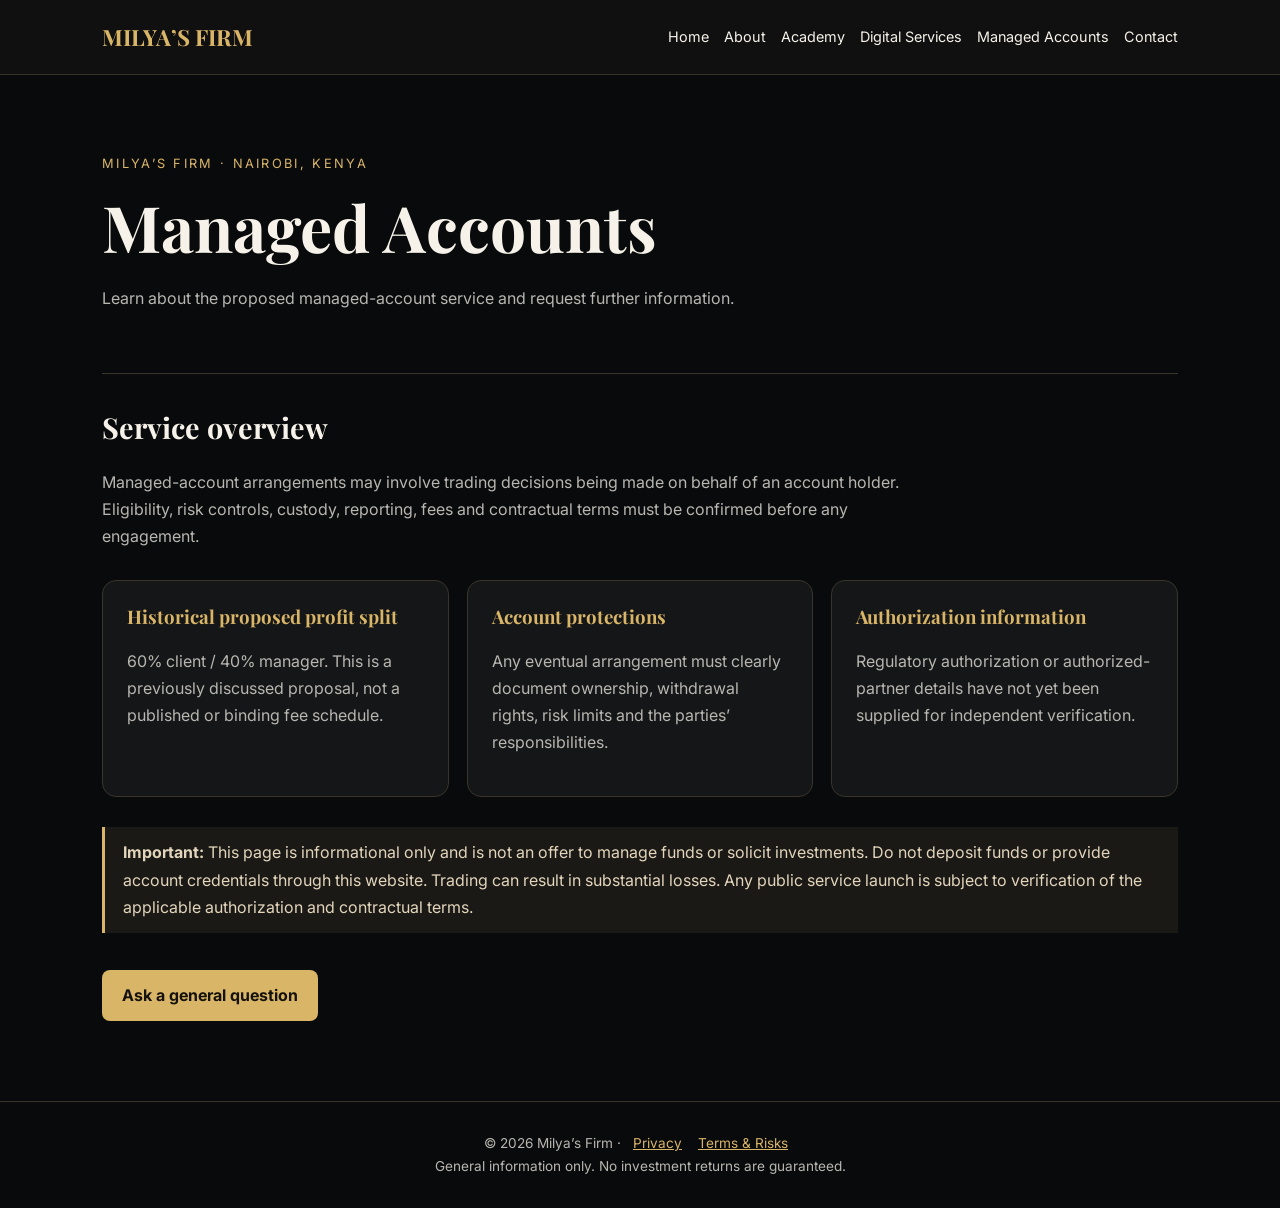
<file: managed-accounts.html>
<!doctype html><html lang="en"><head><meta charset="utf-8"><meta name="viewport" content="width=device-width,initial-scale=1"><meta name="description" content="Learn about the proposed managed-account service and request further information."><title>Managed Accounts | Milya’s Firm</title><link rel="stylesheet" href="assets/site.css"></head><body><header><nav><a class="brand" href="index.html">MILYA’S FIRM</a><div class="links"><a href="index.html">Home</a><a href="about.html">About</a><a href="academy.html">Academy</a><a href="digital-services.html">Digital Services</a><a href="managed-accounts.html">Managed Accounts</a><a href="contact.html">Contact</a></div></nav></header><main><section class="hero"><div class="eyebrow">Milya’s Firm · Nairobi, Kenya</div><h1>Managed Accounts</h1><p>Learn about the proposed managed-account service and request further information.</p></section><h2>Service overview</h2><p>Managed-account arrangements may involve trading decisions being made on behalf of an account holder. Eligibility, risk controls, custody, reporting, fees and contractual terms must be confirmed before any engagement.</p><div class="grid"><article class="card"><h3>Historical proposed profit split</h3><p>60% client / 40% manager. This is a previously discussed proposal, not a published or binding fee schedule.</p></article><article class="card"><h3>Account protections</h3><p>Any eventual arrangement must clearly document ownership, withdrawal rights, risk limits and the parties’ responsibilities.</p></article><article class="card"><h3>Authorization information</h3><p>Regulatory authorization or authorized-partner details have not yet been supplied for independent verification.</p></article></div><div class="note"><strong>Important:</strong> This page is informational only and is not an offer to manage funds or solicit investments. Do not deposit funds or provide account credentials through this website. Trading can result in substantial losses. Any public service launch is subject to verification of the applicable authorization and contractual terms.</div><a class="button" href="https://wa.me/254796608349?text=Hello%20Milya%27s%20Firm%2C%20I%20have%20a%20general%20question%20about%20managed%20accounts.">Ask a general question</a></main><footer>© 2026 Milya’s Firm · <a href="privacy.html">Privacy</a><a href="terms.html">Terms & Risks</a><br>General information only. No investment returns are guaranteed.</footer></body></html>
</file>
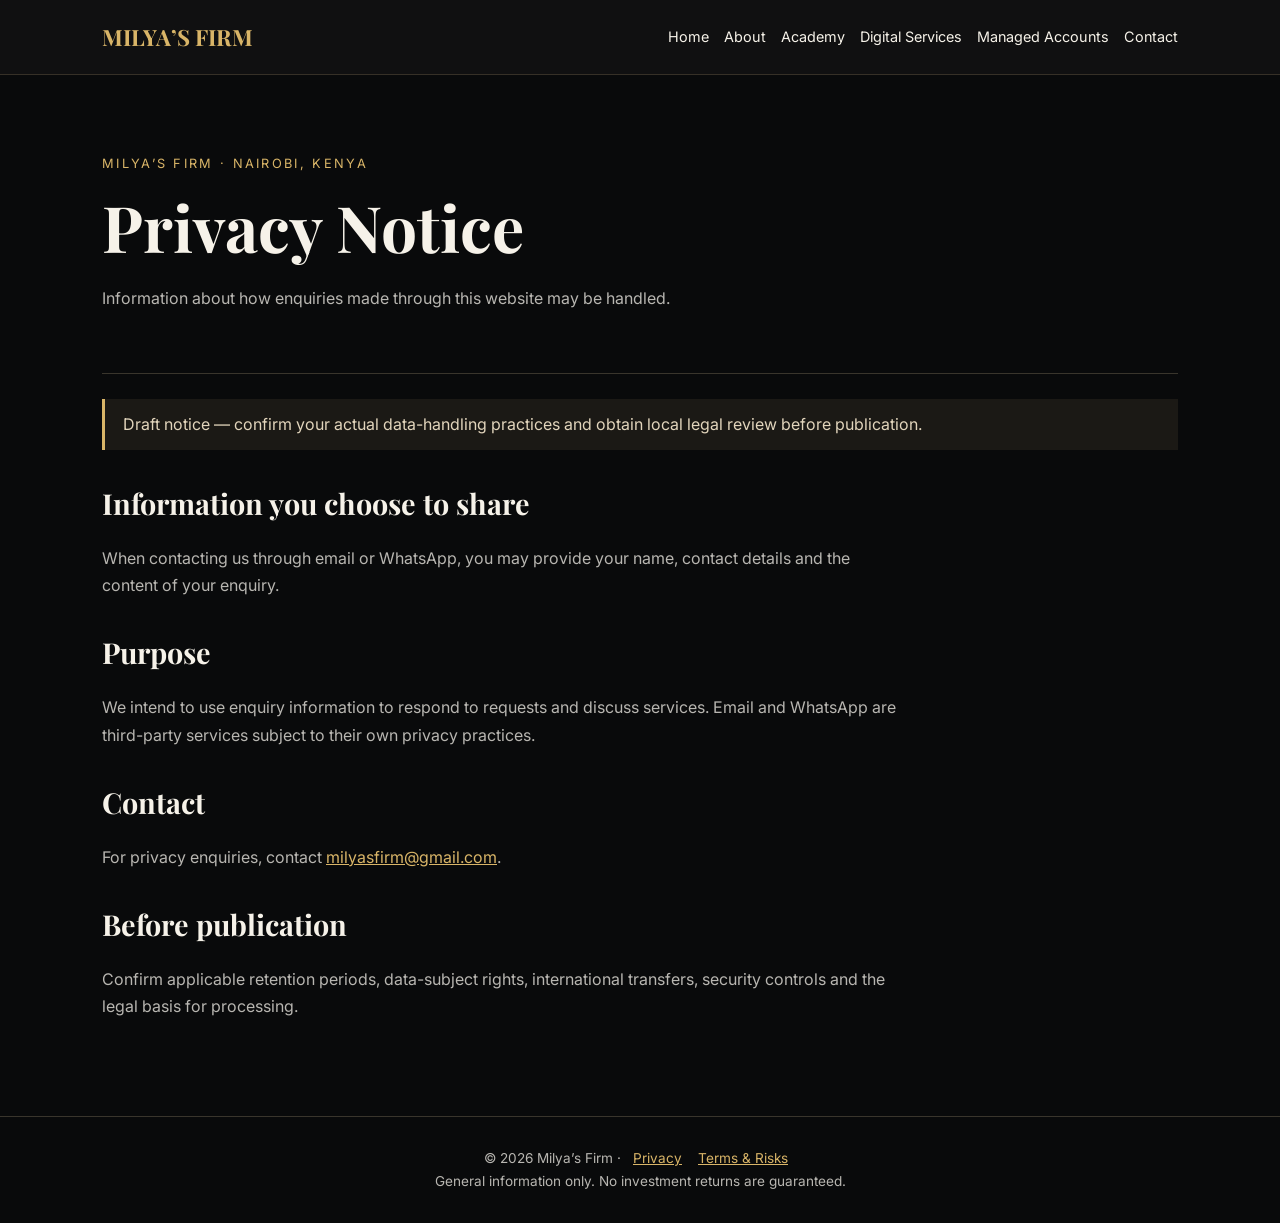
<file: privacy.html>
<!doctype html><html lang="en"><head><meta charset="utf-8"><meta name="viewport" content="width=device-width,initial-scale=1"><meta name="description" content="Information about how enquiries made through this website may be handled."><title>Privacy Notice | Milya’s Firm</title><link rel="stylesheet" href="assets/site.css"></head><body><header><nav><a class="brand" href="index.html">MILYA’S FIRM</a><div class="links"><a href="index.html">Home</a><a href="about.html">About</a><a href="academy.html">Academy</a><a href="digital-services.html">Digital Services</a><a href="managed-accounts.html">Managed Accounts</a><a href="contact.html">Contact</a></div></nav></header><main><section class="hero"><div class="eyebrow">Milya’s Firm · Nairobi, Kenya</div><h1>Privacy Notice</h1><p>Information about how enquiries made through this website may be handled.</p></section><div class="note">Draft notice — confirm your actual data-handling practices and obtain local legal review before publication.</div><h2>Information you choose to share</h2><p>When contacting us through email or WhatsApp, you may provide your name, contact details and the content of your enquiry.</p><h2>Purpose</h2><p>We intend to use enquiry information to respond to requests and discuss services. Email and WhatsApp are third-party services subject to their own privacy practices.</p><h2>Contact</h2><p>For privacy enquiries, contact <a href="mailto:milyasfirm@gmail.com">milyasfirm@gmail.com</a>.</p><h2>Before publication</h2><p>Confirm applicable retention periods, data-subject rights, international transfers, security controls and the legal basis for processing.</p></main><footer>© 2026 Milya’s Firm · <a href="privacy.html">Privacy</a><a href="terms.html">Terms & Risks</a><br>General information only. No investment returns are guaranteed.</footer></body></html>
</file>
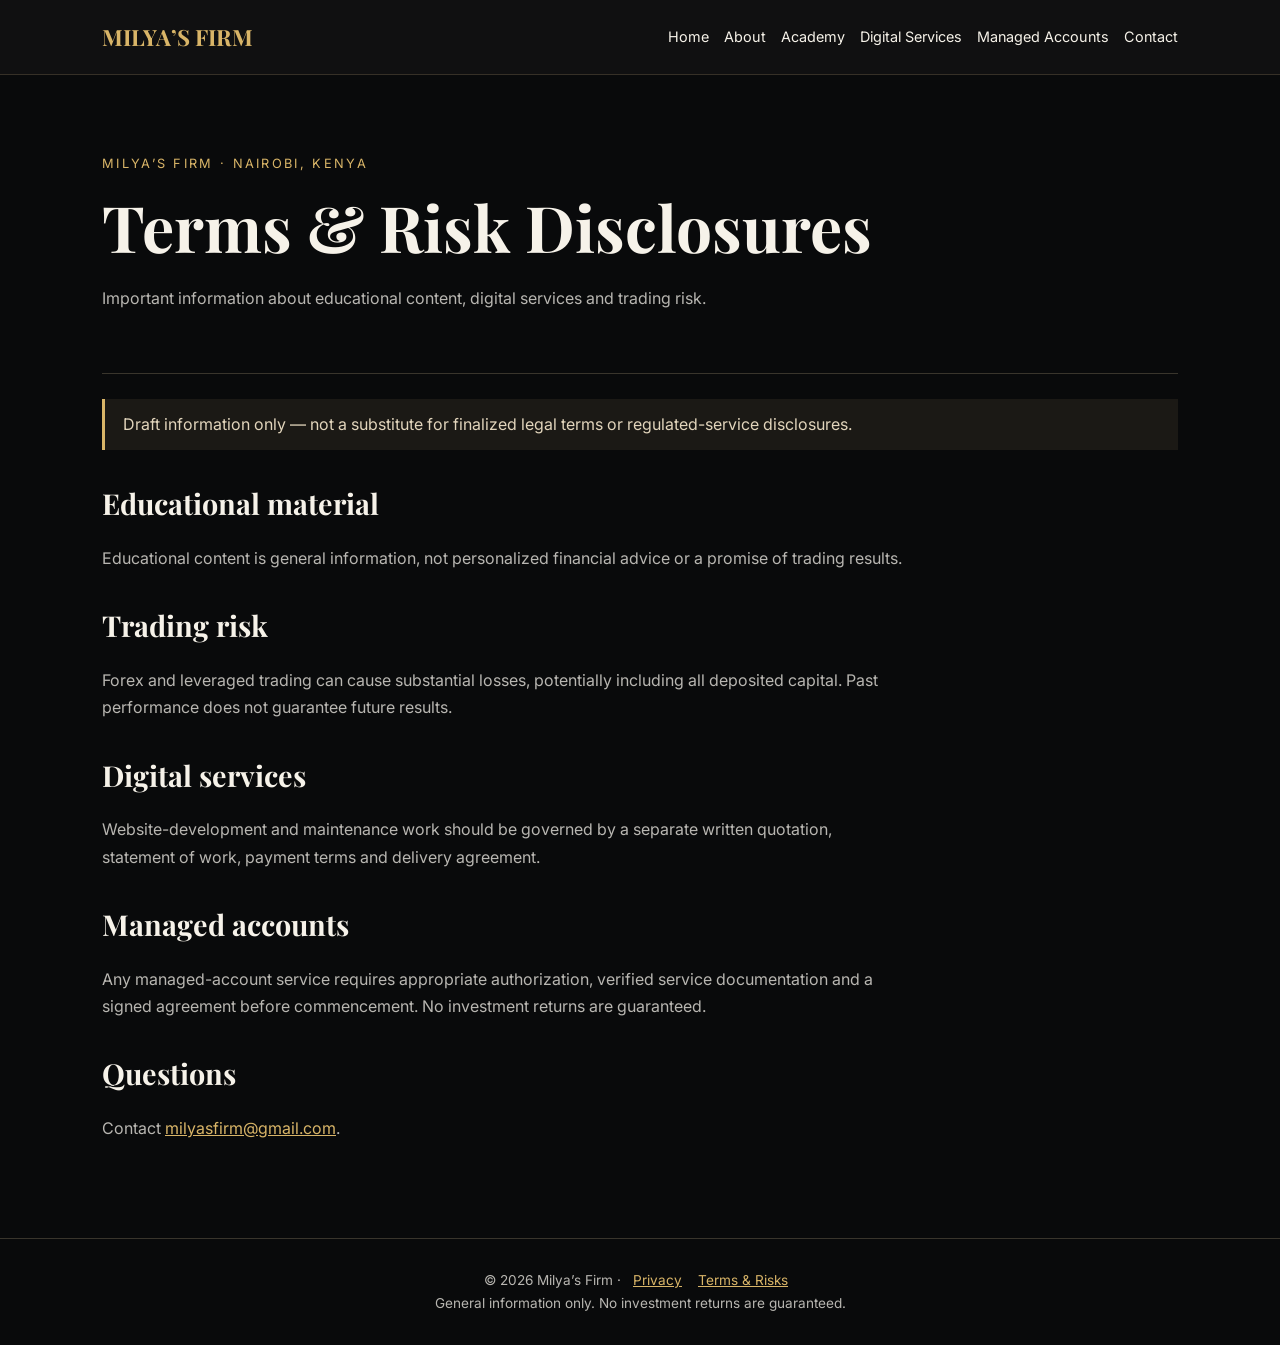
<file: terms.html>
<!doctype html><html lang="en"><head><meta charset="utf-8"><meta name="viewport" content="width=device-width,initial-scale=1"><meta name="description" content="Important information about educational content, digital services and trading risk."><title>Terms &amp; Risk Disclosures | Milya’s Firm</title><link rel="stylesheet" href="assets/site.css"></head><body><header><nav><a class="brand" href="index.html">MILYA’S FIRM</a><div class="links"><a href="index.html">Home</a><a href="about.html">About</a><a href="academy.html">Academy</a><a href="digital-services.html">Digital Services</a><a href="managed-accounts.html">Managed Accounts</a><a href="contact.html">Contact</a></div></nav></header><main><section class="hero"><div class="eyebrow">Milya’s Firm · Nairobi, Kenya</div><h1>Terms & Risk Disclosures</h1><p>Important information about educational content, digital services and trading risk.</p></section><div class="note">Draft information only — not a substitute for finalized legal terms or regulated-service disclosures.</div><h2>Educational material</h2><p>Educational content is general information, not personalized financial advice or a promise of trading results.</p><h2>Trading risk</h2><p>Forex and leveraged trading can cause substantial losses, potentially including all deposited capital. Past performance does not guarantee future results.</p><h2>Digital services</h2><p>Website-development and maintenance work should be governed by a separate written quotation, statement of work, payment terms and delivery agreement.</p><h2>Managed accounts</h2><p>Any managed-account service requires appropriate authorization, verified service documentation and a signed agreement before commencement. No investment returns are guaranteed.</p><h2>Questions</h2><p>Contact <a href="mailto:milyasfirm@gmail.com">milyasfirm@gmail.com</a>.</p></main><footer>© 2026 Milya’s Firm · <a href="privacy.html">Privacy</a><a href="terms.html">Terms & Risks</a><br>General information only. No investment returns are guaranteed.</footer></body></html>
</file>
<file: assets/site.css>
@import url('https://fonts.googleapis.com/css2?family=Inter:wght@400;500;600;700&family=Playfair+Display:wght@600;700&display=swap');:root{--bg:#090a0b;--panel:#151617;--gold:#d9b568;--txt:#f6f2e9;--muted:#b8b6b1}*{box-sizing:border-box}body{margin:0;background:var(--bg);color:var(--txt);font-family:Inter,Arial,sans-serif;line-height:1.7}a{color:var(--gold)}header{border-bottom:1px solid #363027;background:#101011}nav{max-width:1120px;margin:auto;padding:18px 22px;display:flex;gap:20px;align-items:center;justify-content:space-between;flex-wrap:wrap}.brand{font-family:'Playfair Display',serif;font-size:1.4rem;font-weight:700;text-decoration:none;color:var(--gold)}.links{display:flex;flex-wrap:wrap;gap:15px}.links a{text-decoration:none;font-size:.9rem;color:var(--txt)}.links a:hover{color:var(--gold)}main{max-width:1120px;margin:auto;padding:48px 22px 80px}.eyebrow{color:var(--gold);letter-spacing:.18em;text-transform:uppercase;font-size:.8rem}h1,h2,h3{font-family:'Playfair Display',serif;line-height:1.25}h1{font-size:clamp(2.3rem,5vw,4.2rem);margin:12px 0 18px}h2{font-size:1.8rem;margin-top:35px}p{color:var(--muted);max-width:800px}.hero{padding:30px 0 45px;border-bottom:1px solid #39352c}.grid{display:grid;grid-template-columns:repeat(auto-fit,minmax(250px,1fr));gap:18px;margin:30px 0}.card{background:var(--panel);border:1px solid #39352c;border-radius:14px;padding:24px}.card h2,.card h3{margin-top:0;color:var(--gold)}.button{display:inline-block;background:var(--gold);color:#15110b;text-decoration:none;font-weight:700;border-radius:8px;padding:12px 20px;margin:12px 10px 0 0}.button.secondary{background:transparent;color:var(--gold);border:1px solid var(--gold)}.note{border-left:3px solid var(--gold);padding:12px 18px;background:#1b1915;color:#e2d5bc;margin:25px 0}footer{border-top:1px solid #39352c;padding:30px 22px;text-align:center;color:var(--muted);font-size:.85rem}footer a{margin:0 8px}ul{color:var(--muted)}@media(max-width:600px){main{padding-top:25px}.links{gap:10px}.links a{font-size:.83rem}}
</file>
